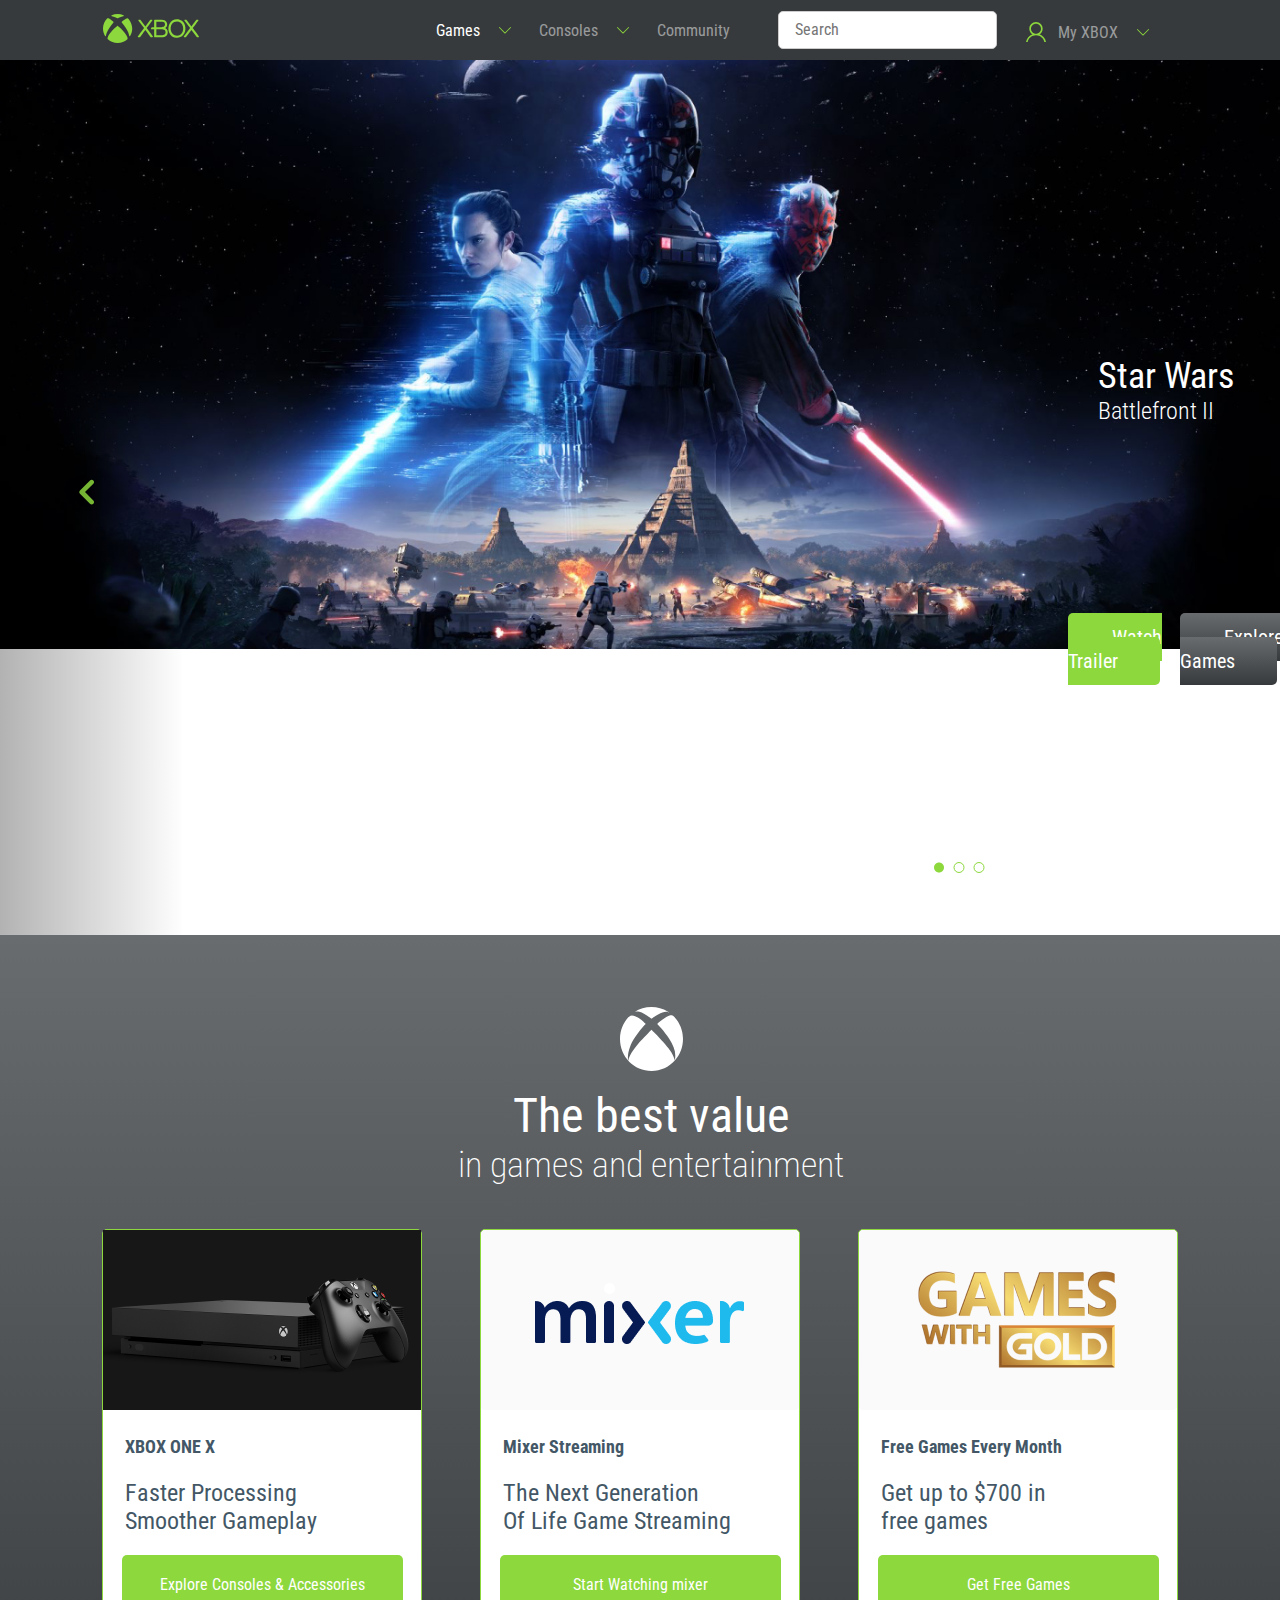
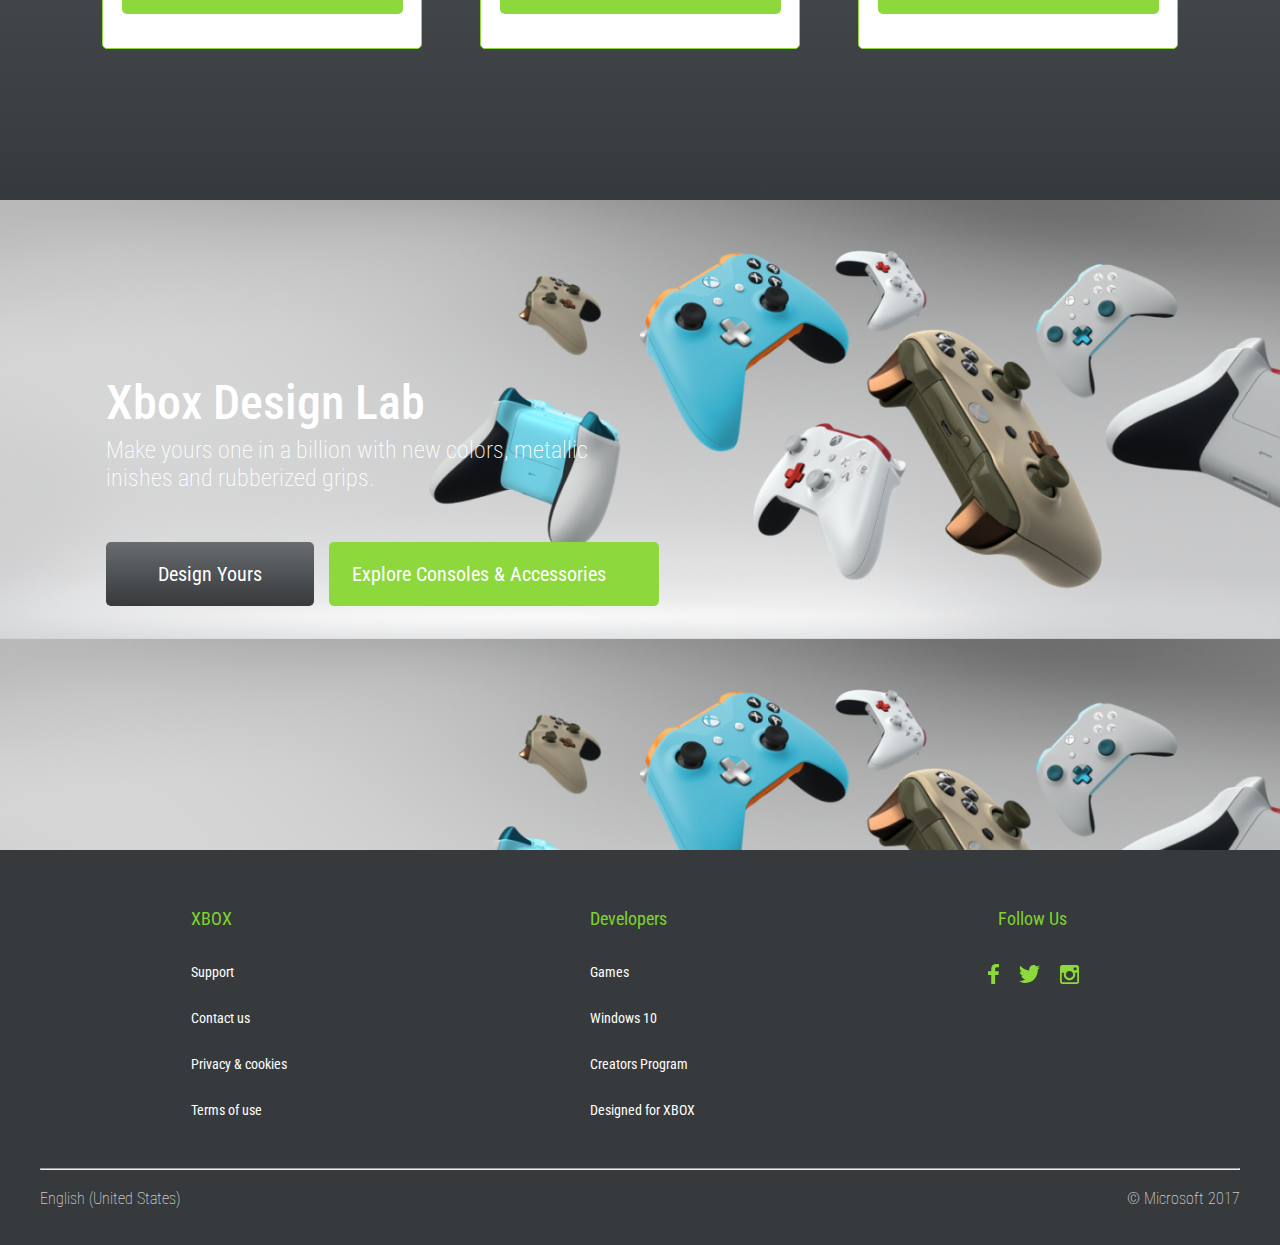
<file: project/index.html>
<!DOCTYPE html>
<html lang="en">
<head>
    <meta charset="UTF-8">
    <meta name="viewport" content="width=device-width, initial-scale=1.0">
    <title>XBOX - Home Page</title>
    <link rel="stylesheet" href="./css/style.css">

    <link rel="preconnect" href="https://fonts.googleapis.com">
    <link rel="preconnect" href="https://fonts.gstatic.com" crossorigin>
    <link href="https://fonts.googleapis.com/css2?family=Inter:wght@400;500&family=Lato&family=Noto+Sans:wght@600&family=Roboto&family=Roboto+Condensed&display=swap" rel="stylesheet">

</head>
<body>

    <header>
       <div class="container">
          <div class="header__wrap">

             <div class="header__wrap__logo">
                 <img src="./img/Group.svg" alt="Logo">
             </div>

            <div class="header__wrap__block">
                <ul class="header__wrap__menu">
                   <li>
                      <a href="#" class="header__wrap__item">Games</a>
                      <img src="./img/Shape.svg" alt="Shape" class="header__wrap__img">
                   </li>

                   <li>
                      <a href="#" class="header__wrap__item header__wrap__item_gray">Consoles</a>
                      <img src="./img/Shape.svg" alt="Shape" class="header__wrap__img">
                   </li>

                   <li>
                      <a href="#" class="header__wrap__item header__wrap__item_gray header__wrap__item_com">Community</a>
                   </li>

                   <li>
                    <form action="" class="header__wrap__form">
                        <input type="text" class="header__wrap__search" placeholder="Search">
                    </form>
                   </li>

                   <li>
                       <img src="./img/user.svg" alt="User_pic" class="header__wrap__user_pic">
                       <a href="./SignIn.html" class="header__wrap__item header__wrap__item_gray ">My XBOX</a>
                       <img src="./img/Shape.svg" alt="Shape" class="header__wrap__img">
                   </li>

               </ul>
             </div>
          </div>
       </div>
    </header>

    <section class="main">
        <div class="main__arrow__block">
            <img src="./img/left.svg" alt="left" class="main__arrow">

            <img src="./img/carousel-indicators.svg" alt="carousel-indicators" class="main__arrow__indicators">

            <div class="container__main">

                <h2 class="main__pretitle">Star Wars</h2>
                <h3 class="main__title">Battlefront II</h3>

               <div class="main__button__block">
                  <div class="main__but__watch">
                    <a href="#" class="main__button1">Watch Trailer</a>
                  </div>

                  <div class="main__but__Explore">
                    <a href="#" class="main__button2">Explore Games</a>
                  </div>
               </div>

            </div>

            <img src="./img/right.svg" alt="right" class="main__arrow">

        </div>

    </section>

    <section class="news">
       <div class="container__news">
          <div class="news__content">
            <div class="news__content__title">

             <img src="./img/Logo_xbox.svg" alt="logo_xbox" class="news__content__img">

             <h2 class="news__content__TheBestValue">The best value</h2>
             <h3 class="news__content__InGamesAnd">in games and entertainment</h3>

           </div>

           <div class="news__content__block">
                
              <div class="news__content__block__xbox">
                 <img src="./img/img1.png" alt="img1">

                 <h3 class="news__content__block__title">XBOX ONE X</h3>
                 <p class="news__content__block__text">Faster Processing<br>Smoother Gameplay</p>
                 
                 <a href="#" class="news__content__block__button__1">Explore Consoles & Accessories</a>
              </div>

              <div class="news__content__block__mixer">
                <img src="./img/img2.png" alt="img2">

                <h3 class="news__content__block__title">Mixer Streaming</h3>
                <p class="news__content__block__text">The Next Generation<br>Of Life Game Streaming</p>
                <a href="#" class="news__content__block__button__2">Start Watching mixer</a>

              </div>

              <div class="news__content__block__freegames">
                <img src="./img/img3.png" alt="img3">

                <h3 class="news__content__block__title">Free Games Every Month</h3>
                <p class="news__content__block__text">Get up to $700 in<br>free games</p>

                <a href="#" class="news__content__block__button__3">Get Free Games</a>

              </div>

           </div>

           </div>
       </div>       
    </section>

    <section class="Play">
          <div class="Play__container">

            <div class="Play__container__headers">

              <h2 class="Play__container__title">Xbox Design Lab</h2>

              <p class="Play__container__text">Make yours one in a billion with new colors, metallic<br>inishes and rubberized grips.</p>

            </div>

            <div class="Play__container__block">
                <div class="Play__container__block__but1">
                  <a href="#" class="Play__button1">Design Yours</a>
                </div>
                
                <div class="Play__container__block__but2">
                  <a href="#" class="Play__button2">Explore Consoles & Accessories</a>
                </div>
            </div>

          </div>
    </section>

    <footer>
         <div class="footer__container">

            <div class="footer__wrap">

               <div class="footer__wrap__one">
               <ul>
                    <li class="footer__wrap__title__green">
                      <a href="#" class="footer__wrap__title__green">XBOX</a>
                    </li>

                    <li class="footer__wrap__title">
                      <a href="#" class="footer__wrap__title">Support</a>
                    </li>

                    <li class="footer__wrap__title"> 
                      <a href="#" class="footer__wrap__title">Contact us</a>
                    </li>

                    <li class="footer__wrap__title">
                      <a href="#" class="footer__wrap__title">Privacy & cookies</a>
                    </li>

                    <li class="footer__wrap__title footer__wrap__title_bootom">
                      <a href="#" class="footer__wrap__title">Terms of use</a>
                    </li>

                 </ul>
               </div>

               <div class="footer__wrap__two">
                  <ul>
                     <li class="footer__wrap__title__green">
                        <a href="#" class="footer__wrap__title__green">Developers</a>
                     </li>

                     <li class="footer__wrap__title">
                        <a href="#" class="footer__wrap__title">Games</a>
                     </li>

                     <li class="footer__wrap__title">
                        <a href="#" class="footer__wrap__title">Windows 10</a>
                     </li>

                     <li class="footer__wrap__title">
                        <a href="#" class="footer__wrap__title">Creators Program</a>
                     </li>

                     <li class="footer__wrap__title footer__wrap__title_bootom">
                        <a href="#" class="footer__wrap__title ">Designed for XBOX</a>
                     </li>

                  </ul>
               </div>

               <div class="footer__wrap__three">
                    <a href="#" class="footer__wrap__title__green">Follow Us</a>
                    
                    <img src="./img/social icons.svg" alt="social icons" class="footer__wrap__img">

               </div>

            </div>

              <hr class="footer__hr">

              <div class="footer__block__bottom">

                 <h2 class="footer__block__bottom__title">English (United States)</h2>

                 <h2 class="footer__block__bottom__title">© Microsoft 2017</h2>

              </div>

         </div>    
    </footer>


</body>
</html>
</file>
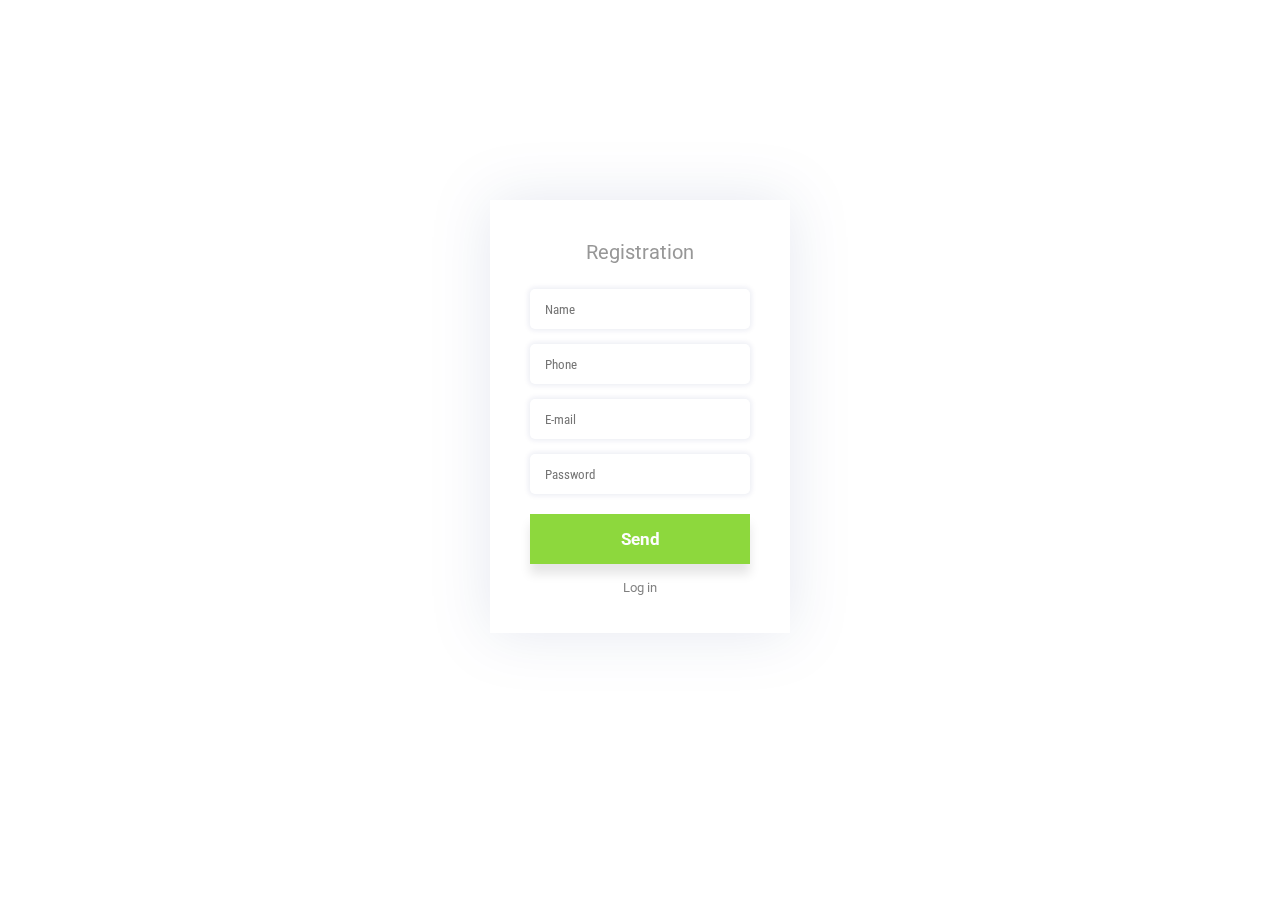
<file: project/SignIn.html>
<!DOCTYPE html>
<html lang="en">
<head>
    <meta charset="UTF-8">
    <meta name="viewport" content="width=device-width, initial-scale=1.0">
    <title>Registration XBOX</title>

    <link rel="stylesheet" href="./css/style.css">

    <link rel="preconnect" href="https://fonts.googleapis.com">
    <link rel="preconnect" href="https://fonts.gstatic.com" crossorigin>
    <link href="https://fonts.googleapis.com/css2?family=Inter:wght@400;500&family=Lato&family=Noto+Sans:wght@600&family=Roboto&family=Roboto+Condensed&display=swap" rel="stylesheet">
</head>
<body>

    <section class="form">
        <div class="form__block">
            <h2 class="form__title">Registration</h2>

            <input type="text" placeholder="Name" class="form__input">
            <input type="text" placeholder="Phone" class="form__input">
            <input type="text" placeholder="E-mail" class="form__input">
            <input type="password" placeholder="Password" class="form__input">

            <a href="#" class="form__button">Send</a>

            <a href="#" class="form__a">Log in</a>

        </div>
    </section>
    
</body>
</html>
</file>
<file: project/css/style.css>
* {
margin: 0;
padding: 0;
box-sizing: border-box;
font-family: Roboto Condensed;
}

a {
    text-decoration: none;
}

li {
    list-style: none;
}

.container {
    width: 1074px;
    margin: 0 auto;
}

header {
    height: 60px;
    background: #373A3C;
    padding: 11px 0;
}

.header__wrap {
    display: flex;
    align-items: center;
    justify-content: space-between;
}

.header__wrap__item {
    color: #fff;
    font-size: 16px;
    font-weight: 400;
    padding-right: 15px;

}

.header__wrap__item_gray {
    color: #FFFFFF80;
}

.header__wrap__item_com {
    padding-right: 48px;
}

.header__wrap__img {
    position: relative;
    padding-right: 28px; 
    top: -2px;
}

.header__wrap__menu {
    display: flex;
    align-items: center;
}

.header__wrap__form {
    padding-right: 29px;
}

.header__wrap__search {
    border: 1px solid #CCCCCC;
    border-radius: 5px;
    padding: 8px 0px 9px 15.98px;
    background: #FFFFFF;
    font-size: 16px;
    color: #435766;
}

.header__wrap__user_pic {
    position: relative;
    padding-right: 8px;
    top: 4px;
}

/* Main */

.container__main {
    width: 1376px;
    margin: 0 auto;
}

.main {
    background: url(../img/Star-Wars-Battlefront-II-combat.png) no-repeat;
    background-size: 100%;
}

.main__arrow__block {
    display: flex;
    justify-content: space-between;
}

.main__arrow {
    height: 875px;
}

.main__pretitle {
    color: #fff;
    font-size: 36px;
    font-weight: 400;
    padding-top: 295px;
    padding-left: 865px;
}

.main__title {
    color: #fff;
    font-size: 24px;
    font-weight: 300;
    padding-left: 865px;
}

.main__button1 {
    color: #fff;
    font-size: 20px;
    padding: 12px 42px 12px 44px;
    background: #8DD83D;
    border-radius: 5px;
}

.main__button2 {
    color: #fff;
    font-size: 20px;
    padding: 12px 42px 12px 44px;
    background-image: linear-gradient(#686C6F,#373A3C);
    border-radius: 5px;
}

.main__button__block {
    display: flex;
    padding-top: 200px;
    padding-left: 835px;
}

.main__but__watch {
    padding-right: 18px;
}

.main__arrow__indicators {
    position: relative;
    left: 752px;
    top: 370px;
}
    

/*  News */

.news {
    background-image: linear-gradient(#686C6F,#373A3C);
}

.container__news {
    padding-top: 72px;
    width: 1076px;
    height: 865px;
    margin: 0 auto;
}

.news__content__title {
    width: 398px;
    margin-left: 350px;
}

.news__content__img {
    padding-bottom: 16px;
    display: block;
    margin: 0 auto;
    
}

.news__content__TheBestValue {
    color: #fff;
    font-size: 48px;
    font-weight: 400;
    text-align: center;
}

.news__content__InGamesAnd {
    color: #fff;
    font-size: 36px;
    font-weight: 200;
    text-align: center;
    padding-bottom: 43px;
}

.news__content__block {
    display: flex;
    justify-content: space-between;
}

.news__content__block__xbox {
    width: 320px;
    height: 420px;
    background: #fff;
    border: 1px solid #8DD83D;
    border-radius: 5px;
}

.news__content__block__mixer {
    width: 320px;
    height: 420px;
    background: #fff;
    border: 1px solid #8DD83D;
    border-radius: 5px; 
}

.news__content__block__freegames {
    width: 320px;
    height: 420px;
    background: #fff;
    border: 1px solid #8DD83D;
    border-radius: 5px;   
}

.news__content__block__title {
    padding: 22px;
    font-size: 18px;
    color: #435766;

}

.news__content__block__text {
    padding-left: 22px;
    padding-bottom: 40px;
    font-size: 24px;
    color: #435766;
}

.news__content__block__button__1 {
    color: #fff;
    font-size: 16px;
    margin-left: 19px;
    padding: 20px 38px 20px 38px;
    background: #8DD83D;
    border-radius: 5px;
}

.news__content__block__button__2 {
    color: #fff;
    font-size: 16px;
    margin-left: 19px;
    padding: 20px 73px 20px 73px;
    background: #8DD83D;
    border-radius: 5px;
}

.news__content__block__button__3 {
    color: #fff;
    font-size: 16px;
    margin-left: 19px;
    padding: 20px 89px 20px 89px;
    background: #8DD83D;
    border-radius: 5px;
}

/* Play */

.Play {
    height: 650px;
    background: url(../img/Rectangle.png);
    background-size: 100%;
}

.Play__container {
    width: 1068px;
    margin: 0 auto;
}

.Play__container__title {
    font-size: 48px;
    color: #fff;
    font-weight: 500;
    padding-bottom: 5px;
    padding-top: 60px;
}

.Play__container__text {
    color: #fff;
    font-size: 24px;
    font-weight: 200;

}

.Play__container__headers {
    padding-top: 114px;
    padding-bottom: 70px;
}

.Play__button1 {
    color: #fff;
    font-size: 20px;
    padding: 20px 52px 20px 52px;
    background: linear-gradient(#686C6F,#373A3C);
    border-radius: 5px;
}

.Play__button2 {
    color: #fff;
    font-size: 20px;
    padding: 20px 53px 20px 23px;
    background: #8DD83D;
    border-radius: 5px;
}

.Play__container__block {
    display: flex;
}

.Play__container__block__but1 {
    padding-right: 15px;
}

/* Footer */

footer {
    height: 395px;
    background: #373A3C;  
}

.footer__container {
    width: 1200px;
    margin: 0 auto;
}

.footer__hr { 
    color: #D8D8D8; 
}

.footer__wrap {
    display: flex;
    justify-content: space-around;
}

.footer__wrap__three {
    display: flex;
    flex-direction: column;
}

.footer__wrap__title__green {
    color: #7DD42F;
    font-size: 18px;
    padding-top: 58px;
    padding-bottom: 35px;
}

.footer__wrap__title {
    color: #FFFFFF;
    font-size: 14px;
    padding-bottom: 30px;
}

.footer__wrap__title_bootom {
    padding-bottom: 50px;
}

.footer__wrap__img {
    position: relative;
    right: 10px;
}

.footer__block__bottom {
    padding-top: 19px;
    display: flex;
    justify-content: space-between;
}

.footer__block__bottom__title {
    color: #FFFFFF;
    font-size: 16px;
    font-weight: 100;
}

.popup {
    position: fixed;
    width: 100%;
    height: 100%;
    background-color: rgba(0, 0, 0, 0.8);
    top: 0;
    left: 0;
}

.popup p {
    color: #fff;
}

.popup__body {
    min-height: 100%;
    display: flex;
}

/* Sign In */

.form {
    display: flex;
    justify-content: center;
    padding-top: 200px;
}

.form__block {
    display: flex;
    flex-direction: column;

    width: 300px;
    height: 433px;

    background-color: white;
    fill: #FDFDFF;
    filter: drop-shadow(0px 0px 30px rgba(0, 29, 108, 0.10));
}

.form__title {
    padding-top: 40px;
    padding-bottom: 10px;
    font-family: Roboto;
    text-align: center;
    font-size: 20px;
    font-style: normal;
    font-weight: 400;
    color: #979797;
}

.form__input {
    margin-top: 15px;
    padding-left: 15px;
    margin-left: 40px;
    width: 220px;
    height: 40px;
    flex-shrink: 0;
    border: 0px;

    border-radius: 5px;
    background: #fff;
    box-shadow: 0px 0px 5px 2px rgba(0, 29, 108, 0.07);
    outline: none;
}

.form__button {
    width: 220px;
    height: 50px;
    flex-shrink: 0;
    background-color: #8DD83D;
    margin-top: 20px;
    margin-left: 40px;
    padding-top: 15px;
    color: #FDFDFF;
    text-align: center;
    font-family: Roboto;
    font-size: 17px;
    font-style: normal;
    font-weight: 700;
    line-height: normal;

    box-shadow: 0px 10px 10px 0px rgba(0, 0, 0, 0.10);

}

.form__a {
    padding-top: 16px;
    color: rgba(0, 0, 0, 0.50);
    text-align: center;
    font-family: Roboto;
    font-size: 13px;
    font-style: normal;
    font-weight: 400;
    line-height: normal;
}
</file>
